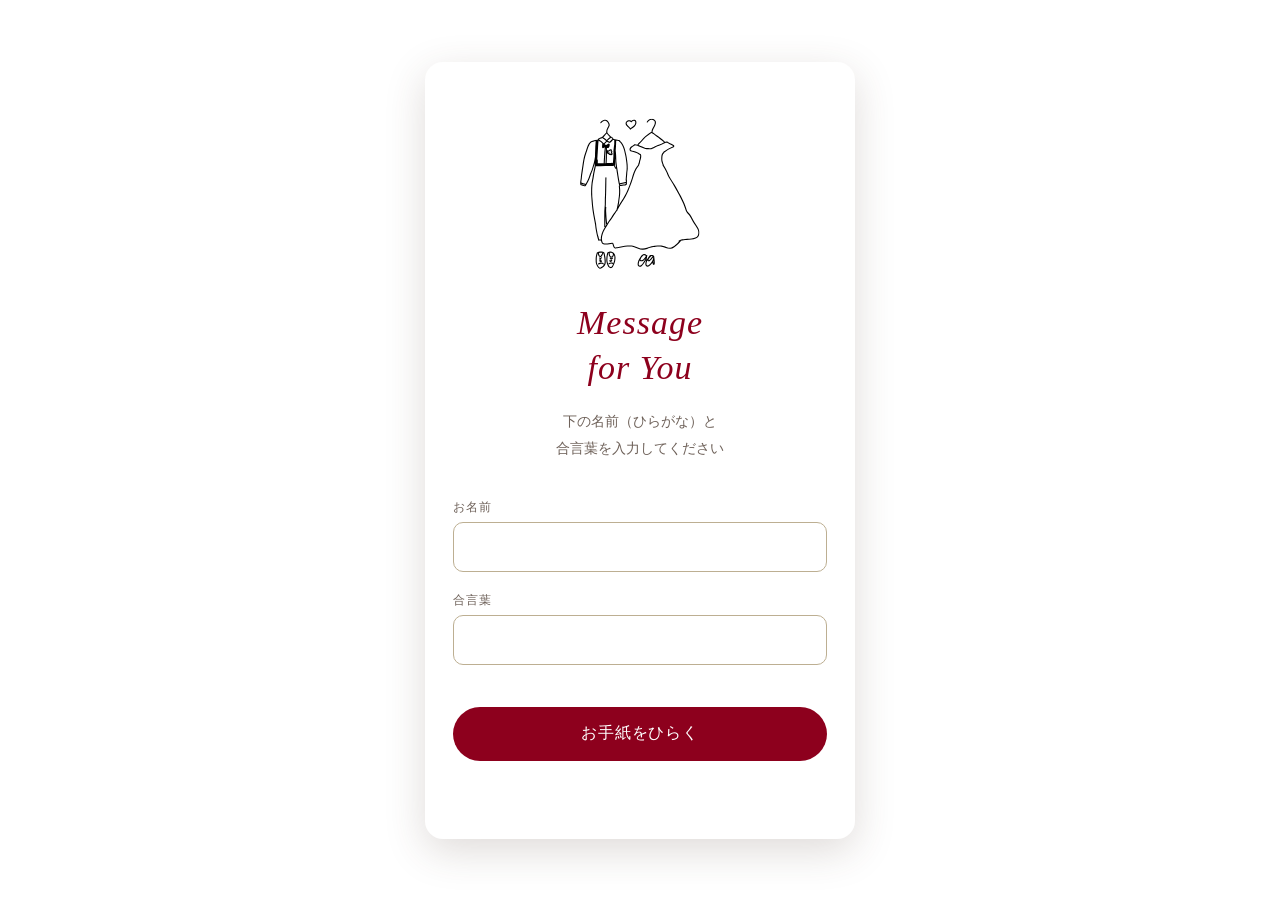
<file: index.html>
<!DOCTYPE html>
<html lang="ja">
<head>
  <meta charset="UTF-8">
  <meta name="viewport" content="width=device-width, initial-scale=1">
  <meta http-equiv="refresh" content="0; url=public/">
  <title>Message for You</title>
</head>
<body>
  <p>ページを移動しています。移動しない場合は<a href="public/">こちら</a>を開いてください。</p>
</body>
</html>
</file>
<file: public/style.css>
:root {
  --color-outer-bg: #FFFF;   /* レザーベージュを少し深くした外側背景 */
  --color-ivory: #FFFF;      /* メイン：レザーベージュ */
  --color-white: #FFFF;      /* 便箋カード用のやわらかいアイボリー */
  --color-text: #3F302C;       /* 本文の濃いブラウン */
  --color-text-soft: #6F625A;  /* 補助テキスト */
  --color-green: #D8E1DD;      /* クリーミーエメラルドの淡色 */
  --color-green-dark: #759488; /* 差し色：クリーミーエメラルド */
  --color-bordeaux: #8D001D;   /* 準メイン：レトロボルドー */
  --color-border: #BDAF92;
  --color-error-bg: #F2E5E3;
  --color-error-text: #8D001D;

  --font-en: "Times New Roman", "Times", Georgia, serif;
  --font-jp: "Hiragino Mincho ProN", "YuMincho", "Yu Mincho", serif;
  --font-jp-ui: "Hiragino Kaku Gothic ProN", "Yu Gothic", "Meiryo", sans-serif;
}

* {
  box-sizing: border-box;
}

[hidden] {
  display: none !important;
}

html, body {
  margin: 0;
  padding: 0;
  min-height: 100%;
  background: var(--color-outer-bg);
  font-family: var(--font-jp-ui);
  color: var(--color-text);
}

body {
  display: flex;
  justify-content: center;
  align-items: flex-start;
}

.app {
  width: 100%;
  max-width: 430px;
  min-height: 100vh;
  background: var(--color-ivory);
  padding: 48px 28px 56px;
  position: relative;
}

/* PC等、430pxより広い画面ではスマホ風レイアウトとして中央に浮かせる */
@media (min-width: 431px) {
  html, body {
    min-height: 100vh;
  }

  body {
    align-items: center;
    padding: 32px 0;
  }

  .app {
    min-height: 640px;
    max-height: 90vh;
    overflow-y: auto;
    box-shadow: 0 12px 40px rgba(80, 57, 47, 0.18);
    border-radius: 18px;
  }
}

.screen {
  display: flex;
  flex-direction: column;
  align-items: center;
  text-align: center;
}

/* ---------- 入力画面 ---------- */

.title-en {
  font-family: var(--font-en);
  font-style: italic;
  font-weight: 400;
  font-size: 34px;
  line-height: 1.35;
  letter-spacing: 0.03em;
  color: var(--color-bordeaux);
  margin: 12px 0 18px;
}

.description {
  font-family: var(--font-jp);
  font-size: 14px;
  line-height: 1.9;
  color: var(--color-text-soft);
  margin: 0 0 36px;
}

#guest-form {
  width: 100%;
  display: flex;
  flex-direction: column;
  gap: 20px;
}

.field {
  width: 100%;
  text-align: left;
}

.field label {
  display: block;
  font-size: 12px;
  letter-spacing: 0.08em;
  color: var(--color-text-soft);
  margin-bottom: 6px;
}

.field input {
  width: 100%;
  height: 50px;
  padding: 0 16px;
  font-size: 16px;
  font-family: var(--font-jp-ui);
  color: var(--color-text);
  background: var(--color-white);
  border: 1px solid var(--color-border);
  border-radius: 10px;
  outline: none;
  transition: border-color 0.2s ease, box-shadow 0.2s ease;
}

.field input:focus {
  border-color: var(--color-bordeaux);
  box-shadow: 0 0 0 3px rgba(141, 0, 29, 0.12);
}

.open-btn {
  margin-top: 22px;
  margin-bottom: 22px;
  width: 100%;
  height: 54px;
  font-size: 16px;
  font-family: var(--font-jp-ui);
  letter-spacing: 0.05em;
  color: var(--color-white);
  background: var(--color-bordeaux);
  border: none;
  border-radius: 27px;
  cursor: pointer;
  transition: opacity 0.2s ease, transform 0.15s ease;
}

.open-btn:active {
  transform: scale(0.98);
  opacity: 0.9;
}

.error-message {
  margin-top: 24px;
  padding: 16px 18px;
  width: 100%;
  font-size: 13px;
  line-height: 1.8;
  color: var(--color-error-text);
  background: var(--color-error-bg);
  border-radius: 10px;
}

/* ---------- メッセージ画面 ---------- */

#message-screen {
  width: 100%;
}

.letter-card {
  width: 100%;
  background: #759488;
  border-radius: 6px;
  padding: 40px 28px 40px;
  box-shadow: 0 6px 24px rgba(80, 57, 47, 0.12);
  opacity: 0;
  transform: translateY(18px) scale(0.98);
  transition: opacity 0.7s ease, transform 0.7s ease;
}

.letter-card.show {
  opacity: 1;
  transform: translateY(0) scale(1);
}


.divider {
  width: 46px;
  height: 1px;
  background: var(--color-green-dark);
  margin: 0 auto 28px;
}

.message-body {
  font-family: var(--font-jp);
  font-size: 15px;
  line-height: 2.1;
  color: #FFFF;
  white-space: pre-line;
  text-align: left;
  margin: 0 0 32px;
  padding-bottom: 95px;
}

.top-illustration {
  width: 100%;
  display: flex;
  justify-content: center;
  align-items: center;
  margin-top: 8px;
  margin-bottom: 18px;
}

.wedding-illustration {
  display: block;
  width: 120px;
  height: auto;
  max-width: 40%;
  object-fit: contain;
}


.letter-card {
  position: relative;
  overflow: hidden;
}

.letter-flower {
  position: absolute;
  right: 12px;
  bottom: 12px;
  width: 150px;
  height: auto;
  pointer-events: none;
  user-select: none;
  opacity: 0.96;
}


@media (max-width: 340px) {
  .app {
    padding: 36px 20px 44px;
  }

  .title-en {
    font-size: 28px;
  }
}
</file>
